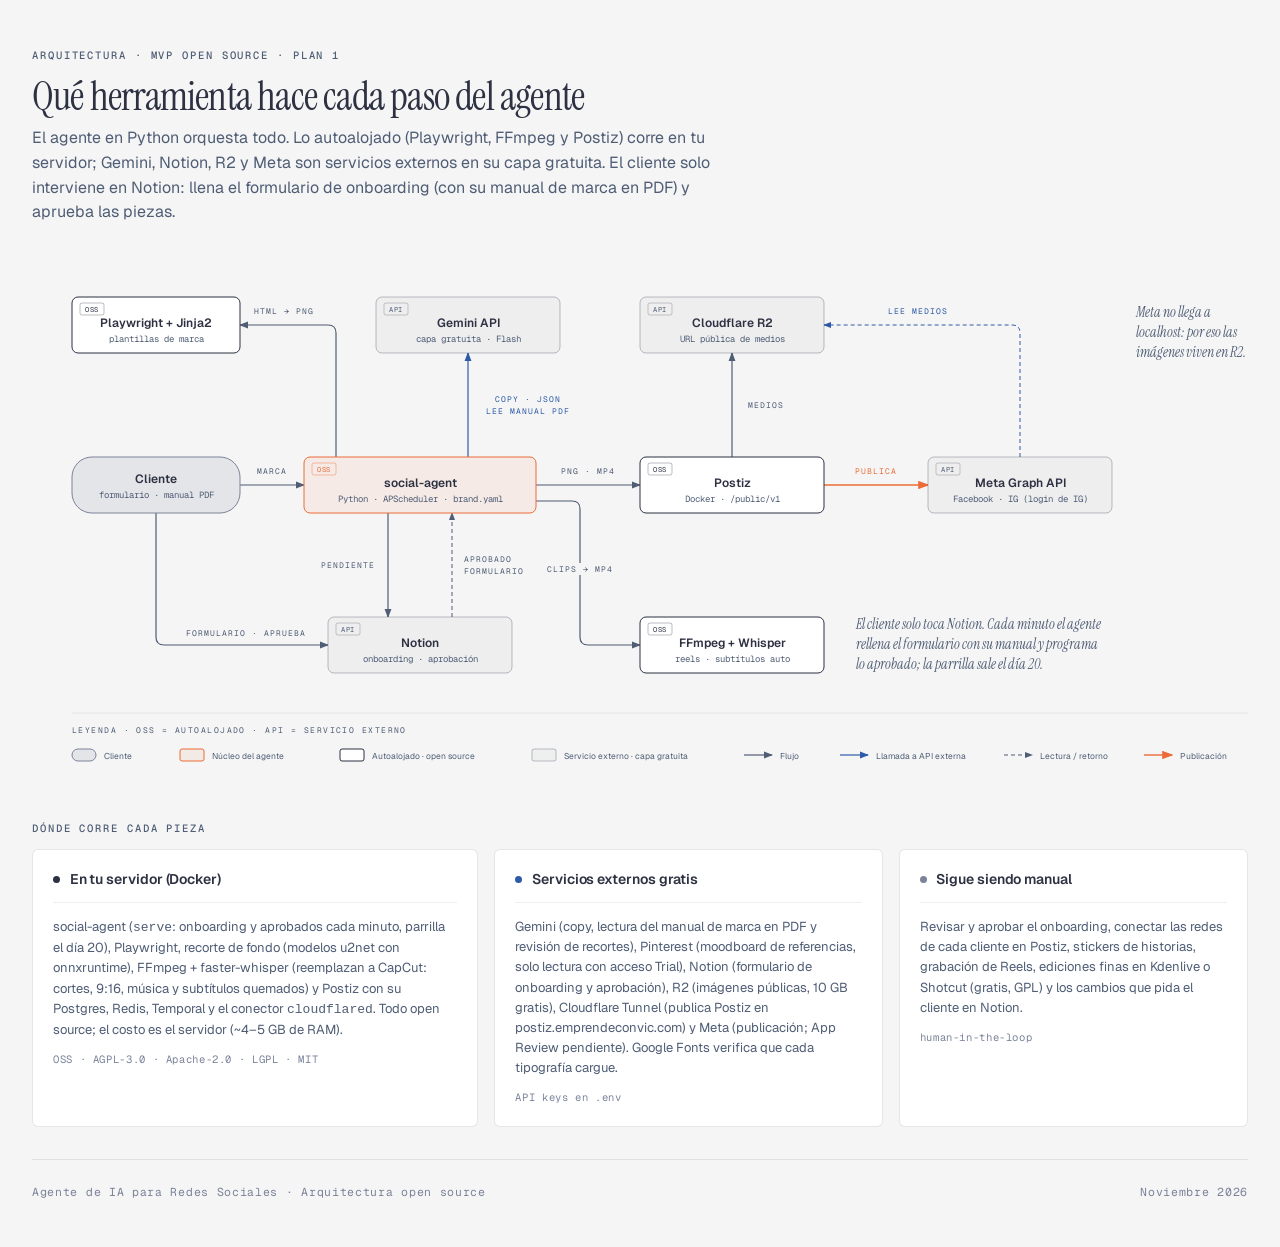
<file: arquitectura-agente-open-source.html>
<!DOCTYPE html>
<html lang="es">
<head>
  <meta charset="UTF-8">
  <meta name="viewport" content="width=device-width, initial-scale=1.0">
  <title>Arquitectura del Agente de Redes</title>
  <link href="https://fonts.googleapis.com/css2?family=Instrument+Serif:ital@0;1&family=Geist:wght@400;500;600&family=Geist+Mono:wght@400;500;600&family=Noto+Serif:ital@0;1&display=swap" rel="stylesheet">
  <style>
    *, *::before, *::after { box-sizing: border-box; margin: 0; padding: 0; }

    :root {
      --color-paper:       #f5f5f5;
      --color-paper-2:     #ececec;
      --color-ink:         #2d3142;
      --color-muted:       #4f5d75;
      --color-soft:        #7a8399;
      --color-rule:        rgba(45,49,66,0.12);
      --color-rule-solid:  rgba(79,93,117,0.25);
      --color-accent:      #eb6c36;
      --color-accent-tint: rgba(235,108,54,0.08);
      --color-link:        #2e5aa8;
      --font-sans:   'Geist', system-ui, sans-serif;
      --font-serif:  'Instrument Serif', 'Noto Serif', 'Times New Roman', serif;
      --font-mono:   'Geist Mono', ui-monospace, Menlo, monospace;
    }

    body {
      font-family: var(--font-sans);
      background: var(--color-paper);
      min-height: 100vh;
      padding: 3rem 2rem;
      color: var(--color-ink);
    }
    @media (max-width: 640px) { body { padding: 2rem 1rem; } }

    .container { max-width: 1280px; margin: 0 auto; }

    .header { margin-bottom: 2rem; }
    .header-eyebrow {
      font-family: var(--font-mono);
      font-size: 0.66rem;
      font-weight: 500;
      letter-spacing: 0.18em;
      text-transform: uppercase;
      color: var(--color-muted);
      margin-bottom: 0.75rem;
    }
    h1 {
      font-family: var(--font-serif);
      font-size: clamp(1.75rem, 3vw + 1rem, 2.5rem);
      font-weight: 400;
      letter-spacing: -0.02em;
      line-height: 1.1;
      margin-bottom: 0.5rem;
    }
    .subtitle {
      font-size: 1rem;
      line-height: 1.55;
      color: var(--color-muted);
      max-width: 62ch;
    }

    .diagram-container { overflow-x: auto; }
    svg { width: 100%; min-width: 1280px; display: block; }
    @media print {
      .diagram-container { overflow-x: visible; }
      svg { min-width: 0; }
    }

    .section-label {
      font-family: var(--font-mono);
      font-size: 0.66rem;
      font-weight: 500;
      letter-spacing: 0.18em;
      text-transform: uppercase;
      color: var(--color-muted);
      margin: 2rem 0 0.875rem;
    }

    .cards {
      display: grid;
      grid-template-columns: 1.15fr 1fr 0.9fr;
      gap: 1rem;
    }
    @media (max-width: 960px) { .cards { grid-template-columns: 1fr; } }

    .card {
      background: #ffffff;
      border-radius: 6px;
      border: 1px solid var(--color-rule);
      padding: 1.25rem;
    }
    .card-header {
      display: flex;
      align-items: center;
      gap: 0.6rem;
      margin-bottom: 0.875rem;
      padding-bottom: 0.875rem;
      border-bottom: 1px solid rgba(45,49,66,0.08);
    }
    .card-dot { width: 7px; height: 7px; border-radius: 50%; flex-shrink: 0; }
    .card-dot.ink   { background: var(--color-ink); }
    .card-dot.link  { background: var(--color-link); }
    .card-dot.soft  { background: var(--color-soft); }
    .card h3 { font-size: 0.875rem; font-weight: 600; letter-spacing: -0.005em; }
    .card p {
      color: var(--color-muted);
      font-size: 0.8125rem;
      line-height: 1.55;
    }
    .card .tag {
      display: inline-block;
      margin-top: 0.75rem;
      font-family: var(--font-mono);
      font-size: 0.66rem;
      letter-spacing: 0.06em;
      color: var(--color-soft);
    }

    .footer {
      margin-top: 2rem;
      padding-top: 1.5rem;
      border-top: 1px solid rgba(45,49,66,0.10);
      font-family: var(--font-mono);
      font-size: 0.72rem;
      letter-spacing: 0.06em;
      color: var(--color-soft);
      display: flex;
      justify-content: space-between;
      flex-wrap: wrap;
      gap: 0.5rem;
    }
  </style>
</head>
<body>
  <div class="container">

    <div class="header">
      <p class="header-eyebrow">Arquitectura · MVP open source · Plan 1</p>
      <h1>Qué herramienta hace cada paso del agente</h1>
      <p class="subtitle">El agente en Python orquesta todo. Lo autoalojado (Playwright, FFmpeg y Postiz) corre en tu servidor; Gemini, Notion, R2 y Meta son servicios externos en su capa gratuita. El cliente solo interviene en Notion: llena el formulario de onboarding (con su manual de marca en PDF) y aprueba las piezas.</p>
    </div>

    <div class="diagram-container">
      <svg viewBox="0 0 1280 532" xmlns="http://www.w3.org/2000/svg" role="img" aria-labelledby="arquitectura-oss-title arquitectura-oss-desc">
        <title id="arquitectura-oss-title">Arquitectura open source del agente de redes</title>
        <desc id="arquitectura-oss-desc">El cliente llena el formulario de onboarding en Notion y sube su manual de marca en PDF; en menos de un minuto el agente se lo pasa a Gemini, que rellena los campos vacíos, y al aprobarse la fila genera el perfil de marca. Con esa marca el agente pide el copy a Gemini, renderiza las piezas con Playwright, edita los reels y sus subtítulos con FFmpeg y Whisper, las sube a Postiz que guarda los medios en Cloudflare R2, las envía a Notion para aprobación y, una vez aprobadas, Postiz las publica en Instagram y Facebook mediante la API de Meta, que descarga las imágenes desde R2.</desc>
        <defs>
          <marker id="arrow" markerWidth="8" markerHeight="6" refX="7" refY="3" orient="auto"><polygon points="0 0, 8 3, 0 6" fill="#4f5d75"/></marker>
          <marker id="arrow-accent" markerWidth="8" markerHeight="6" refX="7" refY="3" orient="auto"><polygon points="0 0, 8 3, 0 6" fill="#eb6c36"/></marker>
          <marker id="arrow-link" markerWidth="8" markerHeight="6" refX="7" refY="3" orient="auto"><polygon points="0 0, 8 3, 0 6" fill="#2e5aa8"/></marker>
        </defs>

        <rect width="100%" height="100%" fill="#f5f5f5"/>

        <g transform="translate(0,-80)">

          <!-- =========================================================
               FLECHAS (antes que los nodos)
               ========================================================= -->

          <!-- Cliente → agente -->
          <line x1="208" y1="308" x2="272" y2="308" stroke="#4f5d75" stroke-width="1.2" marker-end="url(#arrow)"/>
          <!-- Agente → Playwright -->
          <path d="M 304 280 L 304 156 Q 304 148 296 148 L 208 148" fill="none" stroke="#4f5d75" stroke-width="1.2" marker-end="url(#arrow)"/>
          <!-- Agente → Gemini (API externa) -->
          <line x1="436" y1="280" x2="436" y2="176" stroke="#2e5aa8" stroke-width="1.2" marker-end="url(#arrow-link)"/>
          <!-- Agente → Postiz -->
          <line x1="504" y1="308" x2="608" y2="308" stroke="#4f5d75" stroke-width="1.2" marker-end="url(#arrow)"/>
          <!-- Agente → FFmpeg (edición de video) -->
          <path d="M 504 324 L 540 324 Q 548 324 548 332 L 548 460 Q 548 468 556 468 L 608 468" fill="none" stroke="#4f5d75" stroke-width="1.2" marker-end="url(#arrow)"/>
          <!-- Postiz → R2 -->
          <line x1="700" y1="280" x2="700" y2="176" stroke="#4f5d75" stroke-width="1.2" marker-end="url(#arrow)"/>
          <!-- Postiz → Meta (ruta principal) -->
          <line x1="792" y1="308" x2="896" y2="308" stroke="#eb6c36" stroke-width="1.4" marker-end="url(#arrow-accent)"/>
          <!-- Meta lee la imagen pública en R2 -->
          <path d="M 988 280 L 988 156 Q 988 148 980 148 L 792 148" fill="none" stroke="#2e5aa8" stroke-width="1" stroke-dasharray="4,3" marker-end="url(#arrow-link)"/>
          <!-- Agente → Notion (pendiente) -->
          <line x1="356" y1="336" x2="356" y2="440" stroke="#4f5d75" stroke-width="1.2" marker-end="url(#arrow)"/>
          <!-- Notion → agente (aprobado, revisión cada minuto) -->
          <line x1="420" y1="440" x2="420" y2="336" stroke="#4f5d75" stroke-width="1" stroke-dasharray="4,3" marker-end="url(#arrow)"/>
          <!-- Cliente → Notion -->
          <path d="M 124 336 L 124 460 Q 124 468 132 468 L 296 468" fill="none" stroke="#4f5d75" stroke-width="1.2" marker-end="url(#arrow)"/>

          <!-- Etiquetas de flechas (con máscara) -->
          <rect x="220" y="288" width="40" height="12" rx="2" fill="#f5f5f5"/>
          <text x="240" y="297" fill="#4f5d75" font-size="8" font-family="'Geist Mono', monospace" text-anchor="middle" letter-spacing="0.12em">MARCA</text>

          <rect x="218" y="128" width="68" height="12" rx="2" fill="#f5f5f5"/>
          <text x="252" y="137" fill="#4f5d75" font-size="8" font-family="'Geist Mono', monospace" text-anchor="middle" letter-spacing="0.12em">HTML → PNG</text>

          <rect x="446" y="216" width="100" height="24" rx="2" fill="#f5f5f5"/>
          <text x="496" y="225" fill="#2e5aa8" font-size="8" font-family="'Geist Mono', monospace" text-anchor="middle" letter-spacing="0.12em">COPY · JSON</text>
          <text x="496" y="237" fill="#2e5aa8" font-size="8" font-family="'Geist Mono', monospace" text-anchor="middle" letter-spacing="0.12em">LEE MANUAL PDF</text>

          <rect x="522" y="288" width="68" height="12" rx="2" fill="#f5f5f5"/>
          <text x="556" y="297" fill="#4f5d75" font-size="8" font-family="'Geist Mono', monospace" text-anchor="middle" letter-spacing="0.12em">PNG · MP4</text>

          <rect x="514" y="386" width="68" height="12" rx="2" fill="#f5f5f5"/>
          <text x="548" y="395" fill="#4f5d75" font-size="8" font-family="'Geist Mono', monospace" text-anchor="middle" letter-spacing="0.12em">CLIPS → MP4</text>

          <rect x="710" y="222" width="48" height="12" rx="2" fill="#f5f5f5"/>
          <text x="734" y="231" fill="#4f5d75" font-size="8" font-family="'Geist Mono', monospace" text-anchor="middle" letter-spacing="0.12em">MEDIOS</text>

          <rect x="818" y="288" width="52" height="12" rx="2" fill="#f5f5f5"/>
          <text x="844" y="297" fill="#eb6c36" font-size="8" font-family="'Geist Mono', monospace" text-anchor="middle" letter-spacing="0.12em">PUBLICA</text>

          <rect x="852" y="128" width="68" height="12" rx="2" fill="#f5f5f5"/>
          <text x="886" y="137" fill="#2e5aa8" font-size="8" font-family="'Geist Mono', monospace" text-anchor="middle" letter-spacing="0.12em">LEE MEDIOS</text>

          <rect x="284" y="382" width="64" height="12" rx="2" fill="#f5f5f5"/>
          <text x="316" y="391" fill="#4f5d75" font-size="8" font-family="'Geist Mono', monospace" text-anchor="middle" letter-spacing="0.12em">PENDIENTE</text>

          <rect x="428" y="376" width="72" height="24" rx="2" fill="#f5f5f5"/>
          <text x="432" y="385" fill="#4f5d75" font-size="8" font-family="'Geist Mono', monospace" letter-spacing="0.12em">APROBADO</text>
          <text x="432" y="397" fill="#4f5d75" font-size="8" font-family="'Geist Mono', monospace" letter-spacing="0.12em">FORMULARIO</text>

          <rect x="150" y="450" width="128" height="12" rx="2" fill="#f5f5f5"/>
          <text x="214" y="459" fill="#4f5d75" font-size="8" font-family="'Geist Mono', monospace" text-anchor="middle" letter-spacing="0.12em">FORMULARIO · APRUEBA</text>

          <!-- =========================================================
               NODOS
               ========================================================= -->

          <!-- Playwright (autoalojado) -->
          <rect x="40" y="120" width="168" height="56" rx="6" fill="#f5f5f5"/>
          <rect x="40" y="120" width="168" height="56" rx="6" fill="#ffffff" stroke="#2d3142" stroke-width="1"/>
          <rect x="48" y="126" width="24" height="12" rx="2" fill="transparent" stroke="rgba(45,49,66,0.40)" stroke-width="0.8"/>
          <text x="60" y="135" fill="#2d3142" font-size="7" font-family="'Geist Mono', monospace" text-anchor="middle" letter-spacing="0.08em">OSS</text>
          <text x="124" y="150" fill="#2d3142" font-size="12" font-weight="600" font-family="'Geist', sans-serif" text-anchor="middle">Playwright + Jinja2</text>
          <text x="124" y="165" fill="#4f5d75" font-size="9" font-family="'Geist Mono', monospace" text-anchor="middle">plantillas de marca</text>

          <!-- Gemini (externo) -->
          <rect x="344" y="120" width="184" height="56" rx="6" fill="#f5f5f5"/>
          <rect x="344" y="120" width="184" height="56" rx="6" fill="rgba(45,49,66,0.03)" stroke="rgba(45,49,66,0.30)" stroke-width="1"/>
          <rect x="352" y="126" width="24" height="12" rx="2" fill="transparent" stroke="rgba(45,49,66,0.30)" stroke-width="0.8"/>
          <text x="364" y="135" fill="#4f5d75" font-size="7" font-family="'Geist Mono', monospace" text-anchor="middle" letter-spacing="0.08em">API</text>
          <text x="436" y="150" fill="#2d3142" font-size="12" font-weight="600" font-family="'Geist', sans-serif" text-anchor="middle">Gemini API</text>
          <text x="436" y="165" fill="#4f5d75" font-size="9" font-family="'Geist Mono', monospace" text-anchor="middle">capa gratuita · Flash</text>

          <!-- Cloudflare R2 (externo) -->
          <rect x="608" y="120" width="184" height="56" rx="6" fill="#f5f5f5"/>
          <rect x="608" y="120" width="184" height="56" rx="6" fill="rgba(45,49,66,0.03)" stroke="rgba(45,49,66,0.30)" stroke-width="1"/>
          <rect x="616" y="126" width="24" height="12" rx="2" fill="transparent" stroke="rgba(45,49,66,0.30)" stroke-width="0.8"/>
          <text x="628" y="135" fill="#4f5d75" font-size="7" font-family="'Geist Mono', monospace" text-anchor="middle" letter-spacing="0.08em">API</text>
          <text x="700" y="150" fill="#2d3142" font-size="12" font-weight="600" font-family="'Geist', sans-serif" text-anchor="middle">Cloudflare R2</text>
          <text x="700" y="165" fill="#4f5d75" font-size="9" font-family="'Geist Mono', monospace" text-anchor="middle">URL pública de medios</text>

          <!-- Cliente (entrada) -->
          <rect x="40" y="280" width="168" height="56" rx="20" fill="#f5f5f5"/>
          <rect x="40" y="280" width="168" height="56" rx="20" fill="rgba(79,93,117,0.10)" stroke="#7a8399" stroke-width="1"/>
          <text x="124" y="306" fill="#2d3142" font-size="12" font-weight="600" font-family="'Geist', sans-serif" text-anchor="middle">Cliente</text>
          <text x="124" y="321" fill="#4f5d75" font-size="9" font-family="'Geist Mono', monospace" text-anchor="middle">formulario · manual PDF</text>

          <!-- social-agent (focal) -->
          <rect x="272" y="280" width="232" height="56" rx="6" fill="#f5f5f5"/>
          <rect x="272" y="280" width="232" height="56" rx="6" fill="rgba(235,108,54,0.08)" stroke="#eb6c36" stroke-width="1"/>
          <rect x="280" y="286" width="24" height="12" rx="2" fill="transparent" stroke="rgba(235,108,54,0.50)" stroke-width="0.8"/>
          <text x="292" y="295" fill="#eb6c36" font-size="7" font-family="'Geist Mono', monospace" text-anchor="middle" letter-spacing="0.08em">OSS</text>
          <text x="388" y="310" fill="#2d3142" font-size="12" font-weight="600" font-family="'Geist', sans-serif" text-anchor="middle">social-agent</text>
          <text x="388" y="325" fill="#4f5d75" font-size="9" font-family="'Geist Mono', monospace" text-anchor="middle">Python · APScheduler · brand.yaml</text>

          <!-- Postiz (autoalojado) -->
          <rect x="608" y="280" width="184" height="56" rx="6" fill="#f5f5f5"/>
          <rect x="608" y="280" width="184" height="56" rx="6" fill="#ffffff" stroke="#2d3142" stroke-width="1"/>
          <rect x="616" y="286" width="24" height="12" rx="2" fill="transparent" stroke="rgba(45,49,66,0.40)" stroke-width="0.8"/>
          <text x="628" y="295" fill="#2d3142" font-size="7" font-family="'Geist Mono', monospace" text-anchor="middle" letter-spacing="0.08em">OSS</text>
          <text x="700" y="310" fill="#2d3142" font-size="12" font-weight="600" font-family="'Geist', sans-serif" text-anchor="middle">Postiz</text>
          <text x="700" y="325" fill="#4f5d75" font-size="9" font-family="'Geist Mono', monospace" text-anchor="middle">Docker · /public/v1</text>

          <!-- Meta Graph API (externo) -->
          <rect x="896" y="280" width="184" height="56" rx="6" fill="#f5f5f5"/>
          <rect x="896" y="280" width="184" height="56" rx="6" fill="rgba(45,49,66,0.03)" stroke="rgba(45,49,66,0.30)" stroke-width="1"/>
          <rect x="904" y="286" width="24" height="12" rx="2" fill="transparent" stroke="rgba(45,49,66,0.30)" stroke-width="0.8"/>
          <text x="916" y="295" fill="#4f5d75" font-size="7" font-family="'Geist Mono', monospace" text-anchor="middle" letter-spacing="0.08em">API</text>
          <text x="988" y="310" fill="#2d3142" font-size="12" font-weight="600" font-family="'Geist', sans-serif" text-anchor="middle">Meta Graph API</text>
          <text x="988" y="325" fill="#4f5d75" font-size="9" font-family="'Geist Mono', monospace" text-anchor="middle">Facebook · IG (login de IG)</text>

          <!-- Notion (externo) -->
          <rect x="296" y="440" width="184" height="56" rx="6" fill="#f5f5f5"/>
          <rect x="296" y="440" width="184" height="56" rx="6" fill="rgba(45,49,66,0.03)" stroke="rgba(45,49,66,0.30)" stroke-width="1"/>
          <rect x="304" y="446" width="24" height="12" rx="2" fill="transparent" stroke="rgba(45,49,66,0.30)" stroke-width="0.8"/>
          <text x="316" y="455" fill="#4f5d75" font-size="7" font-family="'Geist Mono', monospace" text-anchor="middle" letter-spacing="0.08em">API</text>
          <text x="388" y="470" fill="#2d3142" font-size="12" font-weight="600" font-family="'Geist', sans-serif" text-anchor="middle">Notion</text>
          <text x="388" y="485" fill="#4f5d75" font-size="9" font-family="'Geist Mono', monospace" text-anchor="middle">onboarding · aprobación</text>

          <!-- FFmpeg + Whisper (autoalojado) -->
          <rect x="608" y="440" width="184" height="56" rx="6" fill="#f5f5f5"/>
          <rect x="608" y="440" width="184" height="56" rx="6" fill="#ffffff" stroke="#2d3142" stroke-width="1"/>
          <rect x="616" y="446" width="24" height="12" rx="2" fill="transparent" stroke="rgba(45,49,66,0.40)" stroke-width="0.8"/>
          <text x="628" y="455" fill="#2d3142" font-size="7" font-family="'Geist Mono', monospace" text-anchor="middle" letter-spacing="0.08em">OSS</text>
          <text x="700" y="470" fill="#2d3142" font-size="12" font-weight="600" font-family="'Geist', sans-serif" text-anchor="middle">FFmpeg + Whisper</text>
          <text x="700" y="485" fill="#4f5d75" font-size="9" font-family="'Geist Mono', monospace" text-anchor="middle">reels · subtítulos auto</text>

          <!-- Notas editoriales -->
          <text x="1104" y="140" fill="#4f5d75" font-size="14" font-style="italic" font-family="'Instrument Serif', 'Noto Serif', serif">Meta no llega a</text>
          <text x="1104" y="160" fill="#4f5d75" font-size="14" font-style="italic" font-family="'Instrument Serif', 'Noto Serif', serif">localhost: por eso las</text>
          <text x="1104" y="180" fill="#4f5d75" font-size="14" font-style="italic" font-family="'Instrument Serif', 'Noto Serif', serif">imágenes viven en R2.</text>

          <text x="824" y="452" fill="#4f5d75" font-size="14" font-style="italic" font-family="'Instrument Serif', 'Noto Serif', serif">El cliente solo toca Notion. Cada minuto el agente</text>
          <text x="824" y="472" fill="#4f5d75" font-size="14" font-style="italic" font-family="'Instrument Serif', 'Noto Serif', serif">rellena el formulario con su manual y programa</text>
          <text x="824" y="492" fill="#4f5d75" font-size="14" font-style="italic" font-family="'Instrument Serif', 'Noto Serif', serif">lo aprobado; la parrilla sale el día 20.</text>
        </g>

        <!-- ── Leyenda ─────────────────────────────────────────────── -->
        <line x1="40" y1="456" x2="1240" y2="456" stroke="rgba(45,49,66,0.10)" stroke-width="0.8"/>
        <text x="40" y="476" fill="#4f5d75" font-size="8" font-family="'Geist Mono', monospace" letter-spacing="0.18em">LEYENDA · OSS = AUTOALOJADO · API = SERVICIO EXTERNO</text>

        <rect x="40" y="492" width="24" height="12" rx="6" fill="rgba(79,93,117,0.10)" stroke="#7a8399" stroke-width="1"/>
        <text x="72" y="502" fill="#4f5d75" font-size="8.5" font-family="'Geist', sans-serif">Cliente</text>

        <rect x="148" y="492" width="24" height="12" rx="2" fill="rgba(235,108,54,0.08)" stroke="#eb6c36" stroke-width="1"/>
        <text x="180" y="502" fill="#4f5d75" font-size="8.5" font-family="'Geist', sans-serif">Núcleo del agente</text>

        <rect x="308" y="492" width="24" height="12" rx="2" fill="#ffffff" stroke="#2d3142" stroke-width="1"/>
        <text x="340" y="502" fill="#4f5d75" font-size="8.5" font-family="'Geist', sans-serif">Autoalojado · open source</text>

        <rect x="500" y="492" width="24" height="12" rx="2" fill="rgba(45,49,66,0.03)" stroke="rgba(45,49,66,0.30)" stroke-width="1"/>
        <text x="532" y="502" fill="#4f5d75" font-size="8.5" font-family="'Geist', sans-serif">Servicio externo · capa gratuita</text>

        <line x1="712" y1="498" x2="740" y2="498" stroke="#4f5d75" stroke-width="1.2" marker-end="url(#arrow)"/>
        <text x="748" y="502" fill="#4f5d75" font-size="8.5" font-family="'Geist', sans-serif">Flujo</text>

        <line x1="808" y1="498" x2="836" y2="498" stroke="#2e5aa8" stroke-width="1.2" marker-end="url(#arrow-link)"/>
        <text x="844" y="502" fill="#4f5d75" font-size="8.5" font-family="'Geist', sans-serif">Llamada a API externa</text>

        <line x1="972" y1="498" x2="1000" y2="498" stroke="#4f5d75" stroke-width="1" stroke-dasharray="4,3" marker-end="url(#arrow)"/>
        <text x="1008" y="502" fill="#4f5d75" font-size="8.5" font-family="'Geist', sans-serif">Lectura / retorno</text>

        <line x1="1112" y1="498" x2="1140" y2="498" stroke="#eb6c36" stroke-width="1.4" marker-end="url(#arrow-accent)"/>
        <text x="1148" y="502" fill="#4f5d75" font-size="8.5" font-family="'Geist', sans-serif">Publicación</text>
      </svg>
    </div>

    <p class="section-label">Dónde corre cada pieza</p>
    <div class="cards">
      <div class="card">
        <div class="card-header"><span class="card-dot ink"></span><h3>En tu servidor (Docker)</h3></div>
        <p>social-agent (<code>serve</code>: onboarding y aprobados cada minuto, parrilla el día 20), Playwright, recorte de fondo (modelos u2net con onnxruntime), FFmpeg + faster-whisper (reemplazan a CapCut: cortes, 9:16, música y subtítulos quemados) y Postiz con su Postgres, Redis, Temporal y el conector <code>cloudflared</code>. Todo open source; el costo es el servidor (~4–5 GB de RAM).</p>
        <span class="tag">OSS · AGPL-3.0 · Apache-2.0 · LGPL · MIT</span>
      </div>
      <div class="card">
        <div class="card-header"><span class="card-dot link"></span><h3>Servicios externos gratis</h3></div>
        <p>Gemini (copy, lectura del manual de marca en PDF y revisión de recortes), Pinterest (moodboard de referencias, solo lectura con acceso Trial), Notion (formulario de onboarding y aprobación), R2 (imágenes públicas, 10 GB gratis), Cloudflare Tunnel (publica Postiz en postiz.emprendeconvic.com) y Meta (publicación; App Review pendiente). Google Fonts verifica que cada tipografía cargue.</p>
        <span class="tag">API keys en .env</span>
      </div>
      <div class="card">
        <div class="card-header"><span class="card-dot soft"></span><h3>Sigue siendo manual</h3></div>
        <p>Revisar y aprobar el onboarding, conectar las redes de cada cliente en Postiz, stickers de historias, grabación de Reels, ediciones finas en Kdenlive o Shotcut (gratis, GPL) y los cambios que pida el cliente en Notion.</p>
        <span class="tag">human-in-the-loop</span>
      </div>
    </div>

    <div class="footer">
      <span>Agente de IA para Redes Sociales · Arquitectura open source</span>
      <span>Noviembre 2026</span>
    </div>

  </div>
</body>
</html>
</file>
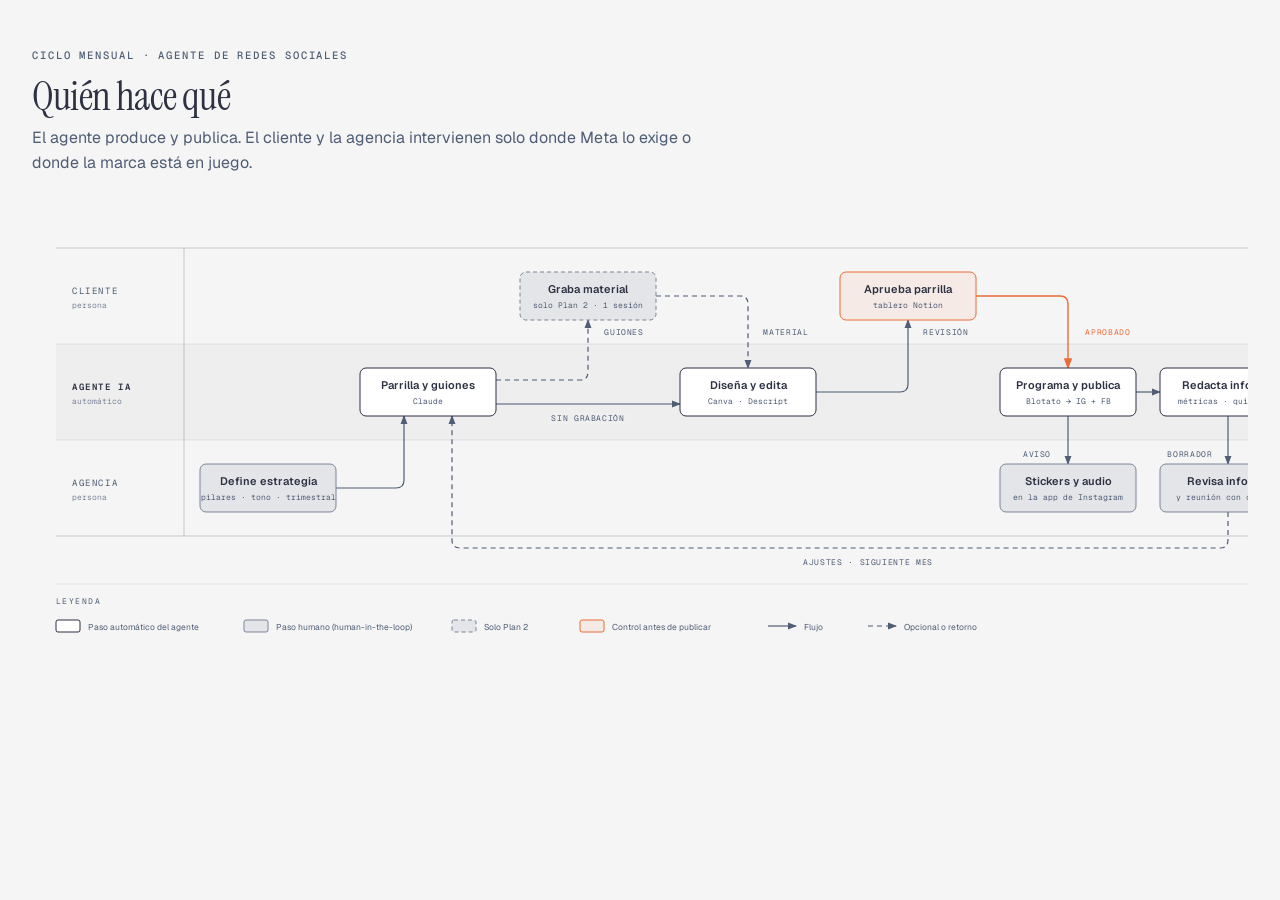
<file: diagrama-quien-hace-que.html>
<!DOCTYPE html>
<html lang="es">
<head>
  <meta charset="UTF-8">
  <meta name="viewport" content="width=device-width, initial-scale=1.0">
  <title>Quién hace qué en el ciclo mensual</title>
  <link href="https://fonts.googleapis.com/css2?family=Instrument+Serif:ital@0;1&family=Geist:wght@400;500;600&family=Geist+Mono:wght@400;500;600&family=Noto+Serif:ital@0;1&display=swap" rel="stylesheet">
  <style>
    *, *::before, *::after { box-sizing: border-box; margin: 0; padding: 0; }
    body { font-family: 'Geist', system-ui, sans-serif; background: #f5f5f5; color: #2d3142; padding: 3rem 2rem; }
    @media (max-width: 640px) { body { padding: 2rem 1rem; } }
    .container { max-width: 1296px; margin: 0 auto; }
    .header { margin-bottom: 2rem; }
    .header-eyebrow { font-family: 'Geist Mono', monospace; font-size: 0.66rem; font-weight: 500; letter-spacing: 0.18em; text-transform: uppercase; color: #4f5d75; margin-bottom: 0.75rem; }
    h1 { font-family: 'Instrument Serif', 'Noto Serif', serif; font-size: clamp(1.75rem, 3vw + 1rem, 2.5rem); font-weight: 400; letter-spacing: -0.02em; line-height: 1.1; margin-bottom: 0.5rem; }
    .subtitle { font-size: 1rem; line-height: 1.55; color: #4f5d75; max-width: 62ch; }
    .diagram-container { overflow-x: auto; }
    svg { width: 100%; min-width: 1296px; display: block; }
    @media print { .diagram-container { overflow-x: visible; } svg { min-width: 0; } }
  </style>
</head>
<body>
  <div class="container">
    <div class="header">
      <p class="header-eyebrow">Ciclo mensual · Agente de redes sociales</p>
      <h1>Quién hace qué</h1>
      <p class="subtitle">El agente produce y publica. El cliente y la agencia intervienen solo donde Meta lo exige o donde la marca está en juego.</p>
    </div>

    <div class="diagram-container">
      <svg viewBox="0 0 1296 440" xmlns="http://www.w3.org/2000/svg" role="img" aria-labelledby="quien-hace-que-title quien-hace-que-desc">
        <title id="quien-hace-que-title">Quién hace qué en el ciclo mensual del agente</title>
        <desc id="quien-hace-que-desc">La agencia define la estrategia, el agente crea la parrilla, diseña, publica y redacta el informe, el cliente graba material y aprueba, y la agencia añade stickers y revisa el informe antes de volver a ajustar la parrilla.</desc>
        <defs>
          <marker id="qh-arrow" markerWidth="8" markerHeight="6" refX="7" refY="3" orient="auto"><polygon points="0 0, 8 3, 0 6" fill="#4f5d75"/></marker>
          <marker id="qh-arrow-accent" markerWidth="8" markerHeight="6" refX="7" refY="3" orient="auto"><polygon points="0 0, 8 3, 0 6" fill="#eb6c36"/></marker>
        </defs>

        <rect width="100%" height="100%" fill="#f5f5f5"/>

        <!-- Carriles -->
        <rect x="24" y="136" width="1256" height="96" fill="rgba(45,49,66,0.03)"/>
        <line x1="24" y1="40" x2="1280" y2="40" stroke="rgba(45,49,66,0.22)" stroke-width="1"/>
        <line x1="24" y1="136" x2="1280" y2="136" stroke="rgba(45,49,66,0.10)" stroke-width="1"/>
        <line x1="24" y1="232" x2="1280" y2="232" stroke="rgba(45,49,66,0.10)" stroke-width="1"/>
        <line x1="24" y1="328" x2="1280" y2="328" stroke="rgba(45,49,66,0.22)" stroke-width="1"/>
        <line x1="152" y1="40" x2="152" y2="328" stroke="rgba(45,49,66,0.22)" stroke-width="1"/>

        <text x="40" y="86" fill="#4f5d75" font-size="9" font-family="'Geist Mono', monospace" letter-spacing="0.18em">CLIENTE</text>
        <text x="40" y="100" fill="#7a8399" font-size="8" font-family="'Geist Mono', monospace">persona</text>
        <text x="40" y="182" fill="#2d3142" font-size="9" font-weight="600" font-family="'Geist Mono', monospace" letter-spacing="0.18em">AGENTE IA</text>
        <text x="40" y="196" fill="#7a8399" font-size="8" font-family="'Geist Mono', monospace">automático</text>
        <text x="40" y="278" fill="#4f5d75" font-size="9" font-family="'Geist Mono', monospace" letter-spacing="0.18em">AGENCIA</text>
        <text x="40" y="292" fill="#7a8399" font-size="8" font-family="'Geist Mono', monospace">persona</text>

        <!-- ===== Flechas (antes que los nodos) ===== -->
        <!-- A1 Estrategia → Parrilla -->
        <path d="M 304 280 H 364 Q 372 280 372 272 V 208" fill="none" stroke="#4f5d75" stroke-width="1.2" marker-end="url(#qh-arrow)"/>
        <!-- A2 Parrilla → Graba (solo Plan 2) -->
        <path d="M 464 172 H 548 Q 556 172 556 164 V 112" fill="none" stroke="#4f5d75" stroke-width="1.2" stroke-dasharray="5,4" marker-end="url(#qh-arrow)"/>
        <!-- A3 Graba → Diseña y edita -->
        <path d="M 624 88 H 708 Q 716 88 716 96 V 160" fill="none" stroke="#4f5d75" stroke-width="1.2" stroke-dasharray="5,4" marker-end="url(#qh-arrow)"/>
        <!-- A4 Parrilla → Diseña (Plan 1, sin grabación) -->
        <line x1="464" y1="196" x2="648" y2="196" stroke="#4f5d75" stroke-width="1.2" marker-end="url(#qh-arrow)"/>
        <!-- A5 Diseña → Aprueba -->
        <path d="M 784 184 H 868 Q 876 184 876 176 V 112" fill="none" stroke="#4f5d75" stroke-width="1.2" marker-end="url(#qh-arrow)"/>
        <!-- A6 Aprueba → Publica (handoff clave) -->
        <path d="M 944 88 H 1028 Q 1036 88 1036 96 V 160" fill="none" stroke="#eb6c36" stroke-width="1.4" marker-end="url(#qh-arrow-accent)"/>
        <!-- A7 Publica → Informe -->
        <line x1="1104" y1="184" x2="1128" y2="184" stroke="#4f5d75" stroke-width="1.2" marker-end="url(#qh-arrow)"/>
        <!-- A8 Publica → Stickers -->
        <line x1="1036" y1="208" x2="1036" y2="256" stroke="#4f5d75" stroke-width="1.2" marker-end="url(#qh-arrow)"/>
        <!-- A9 Informe → Revisa -->
        <line x1="1196" y1="208" x2="1196" y2="256" stroke="#4f5d75" stroke-width="1.2" marker-end="url(#qh-arrow)"/>
        <!-- A10 Revisa → Parrilla (ajustes del ciclo) -->
        <path d="M 1196 304 V 332 Q 1196 340 1188 340 H 428 Q 420 340 420 332 V 208" fill="none" stroke="#4f5d75" stroke-width="1.2" stroke-dasharray="5,4" marker-end="url(#qh-arrow)"/>

        <!-- Etiquetas -->
        <rect x="566" y="118" width="52" height="12" rx="2" fill="#f5f5f5"/>
        <text x="592" y="127" fill="#4f5d75" font-size="8" font-family="'Geist Mono', monospace" text-anchor="middle" letter-spacing="0.08em">GUIONES</text>

        <rect x="726" y="118" width="56" height="12" rx="2" fill="#f5f5f5"/>
        <text x="754" y="127" fill="#4f5d75" font-size="8" font-family="'Geist Mono', monospace" text-anchor="middle" letter-spacing="0.08em">MATERIAL</text>

        <rect x="512" y="204" width="88" height="12" rx="2" fill="#efeff0"/>
        <text x="556" y="213" fill="#4f5d75" font-size="8" font-family="'Geist Mono', monospace" text-anchor="middle" letter-spacing="0.08em">SIN GRABACIÓN</text>

        <rect x="886" y="118" width="56" height="12" rx="2" fill="#f5f5f5"/>
        <text x="914" y="127" fill="#4f5d75" font-size="8" font-family="'Geist Mono', monospace" text-anchor="middle" letter-spacing="0.08em">REVISIÓN</text>

        <rect x="1046" y="118" width="60" height="12" rx="2" fill="#f5f5f5"/>
        <text x="1076" y="127" fill="#eb6c36" font-size="8" font-family="'Geist Mono', monospace" text-anchor="middle" letter-spacing="0.08em">APROBADO</text>

        <rect x="984" y="240" width="42" height="12" rx="2" fill="#f5f5f5"/>
        <text x="1005" y="249" fill="#4f5d75" font-size="8" font-family="'Geist Mono', monospace" text-anchor="middle" letter-spacing="0.08em">AVISO</text>

        <rect x="1130" y="240" width="56" height="12" rx="2" fill="#f5f5f5"/>
        <text x="1158" y="249" fill="#4f5d75" font-size="8" font-family="'Geist Mono', monospace" text-anchor="middle" letter-spacing="0.08em">BORRADOR</text>

        <rect x="772" y="348" width="128" height="12" rx="2" fill="#f5f5f5"/>
        <text x="836" y="357" fill="#4f5d75" font-size="8" font-family="'Geist Mono', monospace" text-anchor="middle" letter-spacing="0.08em">AJUSTES · SIGUIENTE MES</text>

        <!-- ===== Nodos ===== -->
        <!-- Agencia: Define estrategia -->
        <rect x="168" y="256" width="136" height="48" rx="6" fill="#f5f5f5"/>
        <rect x="168" y="256" width="136" height="48" rx="6" fill="rgba(79,93,117,0.10)" stroke="#7a8399" stroke-width="1"/>
        <text x="236" y="277" fill="#2d3142" font-size="11" font-weight="600" font-family="'Geist', sans-serif" text-anchor="middle">Define estrategia</text>
        <text x="236" y="292" fill="#4f5d75" font-size="8" font-family="'Geist Mono', monospace" text-anchor="middle">pilares · tono · trimestral</text>

        <!-- Agente: Parrilla y guiones -->
        <rect x="328" y="160" width="136" height="48" rx="6" fill="#f5f5f5"/>
        <rect x="328" y="160" width="136" height="48" rx="6" fill="#ffffff" stroke="#2d3142" stroke-width="1"/>
        <text x="396" y="181" fill="#2d3142" font-size="11" font-weight="600" font-family="'Geist', sans-serif" text-anchor="middle">Parrilla y guiones</text>
        <text x="396" y="196" fill="#4f5d75" font-size="8" font-family="'Geist Mono', monospace" text-anchor="middle">Claude</text>

        <!-- Cliente: Graba material (solo Plan 2) -->
        <rect x="488" y="64" width="136" height="48" rx="6" fill="#f5f5f5"/>
        <rect x="488" y="64" width="136" height="48" rx="6" fill="rgba(79,93,117,0.10)" stroke="#7a8399" stroke-width="1" stroke-dasharray="4,3"/>
        <text x="556" y="85" fill="#2d3142" font-size="11" font-weight="600" font-family="'Geist', sans-serif" text-anchor="middle">Graba material</text>
        <text x="556" y="100" fill="#4f5d75" font-size="8" font-family="'Geist Mono', monospace" text-anchor="middle">solo Plan 2 · 1 sesión</text>

        <!-- Agente: Diseña y edita -->
        <rect x="648" y="160" width="136" height="48" rx="6" fill="#f5f5f5"/>
        <rect x="648" y="160" width="136" height="48" rx="6" fill="#ffffff" stroke="#2d3142" stroke-width="1"/>
        <text x="716" y="181" fill="#2d3142" font-size="11" font-weight="600" font-family="'Geist', sans-serif" text-anchor="middle">Diseña y edita</text>
        <text x="716" y="196" fill="#4f5d75" font-size="8" font-family="'Geist Mono', monospace" text-anchor="middle">Canva · Descript</text>

        <!-- Cliente: Aprueba parrilla (focal) -->
        <rect x="808" y="64" width="136" height="48" rx="6" fill="#f5f5f5"/>
        <rect x="808" y="64" width="136" height="48" rx="6" fill="rgba(235,108,54,0.08)" stroke="#eb6c36" stroke-width="1"/>
        <text x="876" y="85" fill="#2d3142" font-size="11" font-weight="600" font-family="'Geist', sans-serif" text-anchor="middle">Aprueba parrilla</text>
        <text x="876" y="100" fill="#4f5d75" font-size="8" font-family="'Geist Mono', monospace" text-anchor="middle">tablero Notion</text>

        <!-- Agente: Programa y publica -->
        <rect x="968" y="160" width="136" height="48" rx="6" fill="#f5f5f5"/>
        <rect x="968" y="160" width="136" height="48" rx="6" fill="#ffffff" stroke="#2d3142" stroke-width="1"/>
        <text x="1036" y="181" fill="#2d3142" font-size="11" font-weight="600" font-family="'Geist', sans-serif" text-anchor="middle">Programa y publica</text>
        <text x="1036" y="196" fill="#4f5d75" font-size="8" font-family="'Geist Mono', monospace" text-anchor="middle">Blotato → IG + FB</text>

        <!-- Agente: Redacta informe -->
        <rect x="1128" y="160" width="136" height="48" rx="6" fill="#f5f5f5"/>
        <rect x="1128" y="160" width="136" height="48" rx="6" fill="#ffffff" stroke="#2d3142" stroke-width="1"/>
        <text x="1196" y="181" fill="#2d3142" font-size="11" font-weight="600" font-family="'Geist', sans-serif" text-anchor="middle">Redacta informe</text>
        <text x="1196" y="196" fill="#4f5d75" font-size="8" font-family="'Geist Mono', monospace" text-anchor="middle">métricas · quincenal</text>

        <!-- Agencia: Stickers y audio -->
        <rect x="968" y="256" width="136" height="48" rx="6" fill="#f5f5f5"/>
        <rect x="968" y="256" width="136" height="48" rx="6" fill="rgba(79,93,117,0.10)" stroke="#7a8399" stroke-width="1"/>
        <text x="1036" y="277" fill="#2d3142" font-size="11" font-weight="600" font-family="'Geist', sans-serif" text-anchor="middle">Stickers y audio</text>
        <text x="1036" y="292" fill="#4f5d75" font-size="8" font-family="'Geist Mono', monospace" text-anchor="middle">en la app de Instagram</text>

        <!-- Agencia: Revisa informe -->
        <rect x="1128" y="256" width="136" height="48" rx="6" fill="#f5f5f5"/>
        <rect x="1128" y="256" width="136" height="48" rx="6" fill="rgba(79,93,117,0.10)" stroke="#7a8399" stroke-width="1"/>
        <text x="1196" y="277" fill="#2d3142" font-size="11" font-weight="600" font-family="'Geist', sans-serif" text-anchor="middle">Revisa informe</text>
        <text x="1196" y="292" fill="#4f5d75" font-size="8" font-family="'Geist Mono', monospace" text-anchor="middle">y reunión con cliente</text>

        <!-- Leyenda -->
        <line x1="24" y1="376" x2="1280" y2="376" stroke="rgba(45,49,66,0.10)" stroke-width="0.8"/>
        <text x="24" y="396" fill="#4f5d75" font-size="8" font-family="'Geist Mono', monospace" letter-spacing="0.18em">LEYENDA</text>

        <rect x="24" y="412" width="24" height="12" rx="2" fill="#ffffff" stroke="#2d3142" stroke-width="1"/>
        <text x="56" y="422" fill="#4f5d75" font-size="8.5" font-family="'Geist', sans-serif">Paso automático del agente</text>

        <rect x="212" y="412" width="24" height="12" rx="2" fill="rgba(79,93,117,0.10)" stroke="#7a8399" stroke-width="1"/>
        <text x="244" y="422" fill="#4f5d75" font-size="8.5" font-family="'Geist', sans-serif">Paso humano (human-in-the-loop)</text>

        <rect x="420" y="412" width="24" height="12" rx="2" fill="rgba(79,93,117,0.10)" stroke="#7a8399" stroke-width="1" stroke-dasharray="4,3"/>
        <text x="452" y="422" fill="#4f5d75" font-size="8.5" font-family="'Geist', sans-serif">Solo Plan 2</text>

        <rect x="548" y="412" width="24" height="12" rx="2" fill="rgba(235,108,54,0.08)" stroke="#eb6c36" stroke-width="1"/>
        <text x="580" y="422" fill="#4f5d75" font-size="8.5" font-family="'Geist', sans-serif">Control antes de publicar</text>

        <line x1="736" y1="418" x2="764" y2="418" stroke="#4f5d75" stroke-width="1.2" marker-end="url(#qh-arrow)"/>
        <text x="772" y="422" fill="#4f5d75" font-size="8.5" font-family="'Geist', sans-serif">Flujo</text>

        <line x1="836" y1="418" x2="864" y2="418" stroke="#4f5d75" stroke-width="1.2" stroke-dasharray="5,4" marker-end="url(#qh-arrow)"/>
        <text x="872" y="422" fill="#4f5d75" font-size="8.5" font-family="'Geist', sans-serif">Opcional o retorno</text>
      </svg>
    </div>
  </div>
</body>
</html>
</file>
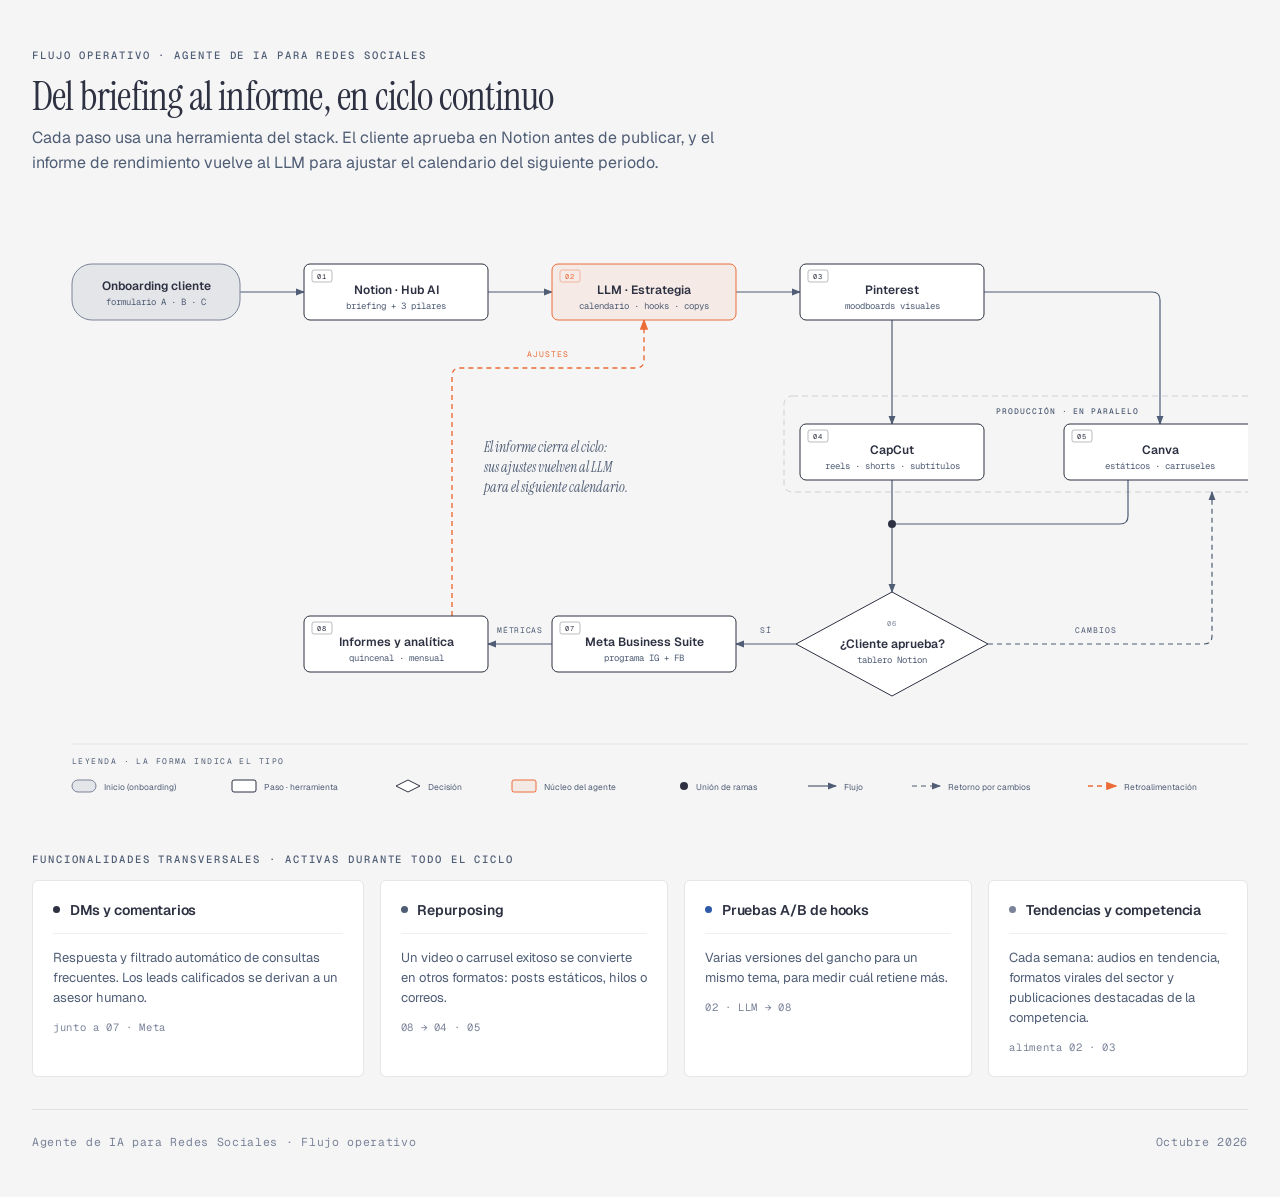
<file: flujo-agente-redes-sociales.html>
<!DOCTYPE html>
<html lang="es">
<head>
  <meta charset="UTF-8">
  <meta name="viewport" content="width=device-width, initial-scale=1.0">
  <title>Flujo del Agente de Redes Sociales</title>
  <link href="https://fonts.googleapis.com/css2?family=Instrument+Serif:ital@0;1&family=Geist:wght@400;500;600&family=Geist+Mono:wght@400;500;600&family=Noto+Serif:ital@0;1&display=swap" rel="stylesheet">
  <style>
    *, *::before, *::after { box-sizing: border-box; margin: 0; padding: 0; }

    :root {
      --color-paper:       #f5f5f5;
      --color-paper-2:     #ececec;
      --color-ink:         #2d3142;
      --color-muted:       #4f5d75;
      --color-soft:        #7a8399;
      --color-rule:        rgba(45,49,66,0.12);
      --color-rule-solid:  rgba(79,93,117,0.25);
      --color-accent:      #eb6c36;
      --color-accent-tint: rgba(235,108,54,0.08);
      --color-link:        #2e5aa8;
      --font-sans:   'Geist', system-ui, sans-serif;
      --font-serif:  'Instrument Serif', 'Noto Serif', 'Times New Roman', serif;
      --font-mono:   'Geist Mono', ui-monospace, Menlo, monospace;
    }

    body {
      font-family: var(--font-sans);
      background: var(--color-paper);
      min-height: 100vh;
      padding: 3rem 2rem;
      color: var(--color-ink);
    }
    @media (max-width: 640px) { body { padding: 2rem 1rem; } }

    .container { max-width: 1280px; margin: 0 auto; }

    .header { margin-bottom: 2rem; }
    .header-eyebrow {
      font-family: var(--font-mono);
      font-size: 0.66rem;
      font-weight: 500;
      letter-spacing: 0.18em;
      text-transform: uppercase;
      color: var(--color-muted);
      margin-bottom: 0.75rem;
    }
    h1 {
      font-family: var(--font-serif);
      font-size: clamp(1.75rem, 3vw + 1rem, 2.5rem);
      font-weight: 400;
      letter-spacing: -0.02em;
      line-height: 1.1;
      margin-bottom: 0.5rem;
    }
    .subtitle {
      font-size: 1rem;
      line-height: 1.55;
      color: var(--color-muted);
      max-width: 62ch;
    }

    .diagram-container { overflow-x: auto; }
    svg { width: 100%; min-width: 1280px; display: block; }
    @media print {
      .diagram-container { overflow-x: visible; }
      svg { min-width: 0; }
    }

    .section-label {
      font-family: var(--font-mono);
      font-size: 0.66rem;
      font-weight: 500;
      letter-spacing: 0.18em;
      text-transform: uppercase;
      color: var(--color-muted);
      margin: 2rem 0 0.875rem;
    }

    .cards {
      display: grid;
      grid-template-columns: 1.15fr 1fr 1fr 0.9fr;
      gap: 1rem;
    }
    @media (max-width: 960px) { .cards { grid-template-columns: 1fr 1fr; } }
    @media (max-width: 600px) { .cards { grid-template-columns: 1fr; } }

    .card {
      background: #ffffff;
      border-radius: 6px;
      border: 1px solid var(--color-rule);
      padding: 1.25rem;
    }
    .card-header {
      display: flex;
      align-items: center;
      gap: 0.6rem;
      margin-bottom: 0.875rem;
      padding-bottom: 0.875rem;
      border-bottom: 1px solid rgba(45,49,66,0.08);
    }
    .card-dot { width: 7px; height: 7px; border-radius: 50%; flex-shrink: 0; }
    .card-dot.ink   { background: var(--color-ink); }
    .card-dot.muted { background: var(--color-muted); }
    .card-dot.link  { background: var(--color-link); }
    .card-dot.soft  { background: var(--color-soft); }
    .card h3 { font-size: 0.875rem; font-weight: 600; letter-spacing: -0.005em; }
    .card p {
      color: var(--color-muted);
      font-size: 0.8125rem;
      line-height: 1.55;
    }
    .card .tag {
      display: inline-block;
      margin-top: 0.75rem;
      font-family: var(--font-mono);
      font-size: 0.66rem;
      letter-spacing: 0.06em;
      color: var(--color-soft);
    }

    .footer {
      margin-top: 2rem;
      padding-top: 1.5rem;
      border-top: 1px solid rgba(45,49,66,0.10);
      font-family: var(--font-mono);
      font-size: 0.72rem;
      letter-spacing: 0.06em;
      color: var(--color-soft);
      display: flex;
      justify-content: space-between;
      flex-wrap: wrap;
      gap: 0.5rem;
    }
  </style>
</head>
<body>
  <div class="container">

    <div class="header">
      <p class="header-eyebrow">Flujo operativo · Agente de IA para redes sociales</p>
      <h1>Del briefing al informe, en ciclo continuo</h1>
      <p class="subtitle">Cada paso usa una herramienta del stack. El cliente aprueba en Notion antes de publicar, y el informe de rendimiento vuelve al LLM para ajustar el calendario del siguiente periodo.</p>
    </div>

    <div class="diagram-container">
      <svg viewBox="0 0 1280 612" xmlns="http://www.w3.org/2000/svg" role="img" aria-labelledby="flujo-agente-title flujo-agente-desc">
        <title id="flujo-agente-title">Flujo operativo del agente de redes sociales</title>
        <desc id="flujo-agente-desc">El onboarding del cliente pasa por Notion, el LLM y Pinterest hacia la producción paralela en Canva y CapCut, se aprueba en Notion, se publica con Meta Business Suite y el informe de analítica devuelve ajustes al LLM.</desc>
        <defs>
          <marker id="arrow" markerWidth="8" markerHeight="6" refX="7" refY="3" orient="auto"><polygon points="0 0, 8 3, 0 6" fill="#4f5d75"/></marker>
          <marker id="arrow-accent" markerWidth="8" markerHeight="6" refX="7" refY="3" orient="auto"><polygon points="0 0, 8 3, 0 6" fill="#eb6c36"/></marker>
        </defs>

        <rect width="100%" height="100%" fill="#f5f5f5"/>

        <g transform="translate(0,-56)">

          <!-- ── Zona: producción en paralelo (detrás de todo) ───────── -->
          <rect x="752" y="244" width="488" height="96" rx="8" fill="transparent" stroke="rgba(45,49,66,0.18)" stroke-width="1" stroke-dasharray="6,4"/>
          <text x="964" y="262" fill="#4f5d75" font-size="8" font-weight="500" font-family="'Geist Mono', monospace" letter-spacing="0.12em">PRODUCCIÓN · EN PARALELO</text>

          <!-- =========================================================
               FLECHAS (antes que los nodos)
               ========================================================= -->

          <!-- Fila 1: Onboarding → Notion → LLM → Pinterest -->
          <line x1="208" y1="140" x2="272" y2="140" stroke="#4f5d75" stroke-width="1.2" marker-end="url(#arrow)"/>
          <line x1="456" y1="140" x2="520" y2="140" stroke="#4f5d75" stroke-width="1.2" marker-end="url(#arrow)"/>
          <line x1="704" y1="140" x2="768" y2="140" stroke="#4f5d75" stroke-width="1.2" marker-end="url(#arrow)"/>

          <!-- Pinterest → CapCut (abajo) -->
          <line x1="860" y1="168" x2="860" y2="272" stroke="#4f5d75" stroke-width="1.2" marker-end="url(#arrow)"/>
          <!-- Pinterest → Canva (derecha y abajo) -->
          <path d="M 952 140 L 1120 140 Q 1128 140 1128 148 L 1128 272" fill="none" stroke="#4f5d75" stroke-width="1.2" marker-end="url(#arrow)"/>

          <!-- CapCut + Canva → punto de unión -->
          <line x1="860" y1="328" x2="860" y2="368" stroke="#4f5d75" stroke-width="1.2"/>
          <path d="M 1096 328 L 1096 364 Q 1096 372 1088 372 L 864 372" fill="none" stroke="#4f5d75" stroke-width="1.2"/>
          <!-- Unión → decisión -->
          <line x1="860" y1="376" x2="860" y2="440" stroke="#4f5d75" stroke-width="1.2" marker-end="url(#arrow)"/>

          <!-- Decisión: SÍ → Meta -->
          <line x1="764" y1="492" x2="704" y2="492" stroke="#4f5d75" stroke-width="1.2" marker-end="url(#arrow)"/>
          <!-- Decisión: CAMBIOS → vuelve a producción (dashed) -->
          <path d="M 956 492 L 1172 492 Q 1180 492 1180 484 L 1180 340" fill="none" stroke="#4f5d75" stroke-width="1.2" stroke-dasharray="5,4" marker-end="url(#arrow)"/>

          <!-- Meta → Informes -->
          <line x1="520" y1="492" x2="456" y2="492" stroke="#4f5d75" stroke-width="1.2" marker-end="url(#arrow)"/>

          <!-- Informes → AJUSTES → LLM (retroalimentación, coral dashed) -->
          <path d="M 420 464 L 420 224 Q 420 216 428 216 L 604 216 Q 612 216 612 208 L 612 168" fill="none" stroke="#eb6c36" stroke-width="1.4" stroke-dasharray="5,4" marker-end="url(#arrow-accent)"/>

          <!-- Etiquetas de flechas (con máscara) -->
          <rect x="722" y="472" width="24" height="12" rx="2" fill="#f5f5f5"/>
          <text x="734" y="481" fill="#4f5d75" font-size="8" font-family="'Geist Mono', monospace" text-anchor="middle" letter-spacing="0.12em">SÍ</text>

          <rect x="1032" y="472" width="64" height="12" rx="2" fill="#f5f5f5"/>
          <text x="1064" y="481" fill="#4f5d75" font-size="8" font-family="'Geist Mono', monospace" text-anchor="middle" letter-spacing="0.12em">CAMBIOS</text>

          <rect x="460" y="472" width="56" height="12" rx="2" fill="#f5f5f5"/>
          <text x="488" y="481" fill="#4f5d75" font-size="8" font-family="'Geist Mono', monospace" text-anchor="middle" letter-spacing="0.08em">MÉTRICAS</text>

          <rect x="484" y="196" width="64" height="12" rx="2" fill="#f5f5f5"/>
          <text x="516" y="205" fill="#eb6c36" font-size="8" font-family="'Geist Mono', monospace" text-anchor="middle" letter-spacing="0.12em">AJUSTES</text>

          <!-- =========================================================
               NODOS
               ========================================================= -->

          <!-- 00 · Onboarding (oval, input) -->
          <rect x="40" y="112" width="168" height="56" rx="20" fill="#f5f5f5"/>
          <rect x="40" y="112" width="168" height="56" rx="20" fill="rgba(79,93,117,0.10)" stroke="#7a8399" stroke-width="1"/>
          <text x="124" y="138" fill="#2d3142" font-size="12" font-weight="600" font-family="'Geist', sans-serif" text-anchor="middle">Onboarding cliente</text>
          <text x="124" y="153" fill="#4f5d75" font-size="9" font-family="'Geist Mono', monospace" text-anchor="middle">formulario A · B · C</text>

          <!-- 01 · Notion Hub -->
          <rect x="272" y="112" width="184" height="56" rx="6" fill="#f5f5f5"/>
          <rect x="272" y="112" width="184" height="56" rx="6" fill="#ffffff" stroke="#2d3142" stroke-width="1"/>
          <rect x="280" y="118" width="20" height="12" rx="2" fill="transparent" stroke="rgba(45,49,66,0.40)" stroke-width="0.8"/>
          <text x="290" y="127" fill="#2d3142" font-size="7" font-family="'Geist Mono', monospace" text-anchor="middle" letter-spacing="0.08em">01</text>
          <text x="364" y="142" fill="#2d3142" font-size="12" font-weight="600" font-family="'Geist', sans-serif" text-anchor="middle">Notion · Hub AI</text>
          <text x="364" y="157" fill="#4f5d75" font-size="9" font-family="'Geist Mono', monospace" text-anchor="middle">briefing + 3 pilares</text>

          <!-- 02 · LLM (focal) -->
          <rect x="520" y="112" width="184" height="56" rx="6" fill="#f5f5f5"/>
          <rect x="520" y="112" width="184" height="56" rx="6" fill="rgba(235,108,54,0.08)" stroke="#eb6c36" stroke-width="1"/>
          <rect x="528" y="118" width="20" height="12" rx="2" fill="transparent" stroke="rgba(235,108,54,0.50)" stroke-width="0.8"/>
          <text x="538" y="127" fill="#eb6c36" font-size="7" font-family="'Geist Mono', monospace" text-anchor="middle" letter-spacing="0.08em">02</text>
          <text x="612" y="142" fill="#2d3142" font-size="12" font-weight="600" font-family="'Geist', sans-serif" text-anchor="middle">LLM · Estrategia</text>
          <text x="612" y="157" fill="#4f5d75" font-size="9" font-family="'Geist Mono', monospace" text-anchor="middle">calendario · hooks · copys</text>

          <!-- 03 · Pinterest -->
          <rect x="768" y="112" width="184" height="56" rx="6" fill="#f5f5f5"/>
          <rect x="768" y="112" width="184" height="56" rx="6" fill="#ffffff" stroke="#2d3142" stroke-width="1"/>
          <rect x="776" y="118" width="20" height="12" rx="2" fill="transparent" stroke="rgba(45,49,66,0.40)" stroke-width="0.8"/>
          <text x="786" y="127" fill="#2d3142" font-size="7" font-family="'Geist Mono', monospace" text-anchor="middle" letter-spacing="0.08em">03</text>
          <text x="860" y="142" fill="#2d3142" font-size="12" font-weight="600" font-family="'Geist', sans-serif" text-anchor="middle">Pinterest</text>
          <text x="860" y="157" fill="#4f5d75" font-size="9" font-family="'Geist Mono', monospace" text-anchor="middle">moodboards visuales</text>

          <!-- 04 · CapCut -->
          <rect x="768" y="272" width="184" height="56" rx="6" fill="#f5f5f5"/>
          <rect x="768" y="272" width="184" height="56" rx="6" fill="#ffffff" stroke="#2d3142" stroke-width="1"/>
          <rect x="776" y="278" width="20" height="12" rx="2" fill="transparent" stroke="rgba(45,49,66,0.40)" stroke-width="0.8"/>
          <text x="786" y="287" fill="#2d3142" font-size="7" font-family="'Geist Mono', monospace" text-anchor="middle" letter-spacing="0.08em">04</text>
          <text x="860" y="302" fill="#2d3142" font-size="12" font-weight="600" font-family="'Geist', sans-serif" text-anchor="middle">CapCut</text>
          <text x="860" y="317" fill="#4f5d75" font-size="9" font-family="'Geist Mono', monospace" text-anchor="middle">reels · shorts · subtítulos</text>

          <!-- 05 · Canva -->
          <rect x="1032" y="272" width="192" height="56" rx="6" fill="#f5f5f5"/>
          <rect x="1032" y="272" width="192" height="56" rx="6" fill="#ffffff" stroke="#2d3142" stroke-width="1"/>
          <rect x="1040" y="278" width="20" height="12" rx="2" fill="transparent" stroke="rgba(45,49,66,0.40)" stroke-width="0.8"/>
          <text x="1050" y="287" fill="#2d3142" font-size="7" font-family="'Geist Mono', monospace" text-anchor="middle" letter-spacing="0.08em">05</text>
          <text x="1128" y="302" fill="#2d3142" font-size="12" font-weight="600" font-family="'Geist', sans-serif" text-anchor="middle">Canva</text>
          <text x="1128" y="317" fill="#4f5d75" font-size="9" font-family="'Geist Mono', monospace" text-anchor="middle">estáticos · carruseles</text>

          <!-- Punto de unión -->
          <circle cx="860" cy="372" r="4" fill="#2d3142"/>

          <!-- 06 · Aprobación (decisión) -->
          <polygon points="860,440 956,492 860,544 764,492" fill="#ffffff" stroke="#2d3142" stroke-width="1"/>
          <text x="860" y="474" fill="#7a8399" font-size="7" font-family="'Geist Mono', monospace" text-anchor="middle" letter-spacing="0.08em">06</text>
          <text x="860" y="496" fill="#2d3142" font-size="12" font-weight="600" font-family="'Geist', sans-serif" text-anchor="middle">¿Cliente aprueba?</text>
          <text x="860" y="511" fill="#4f5d75" font-size="9" font-family="'Geist Mono', monospace" text-anchor="middle">tablero Notion</text>

          <!-- 07 · Meta Business Suite -->
          <rect x="520" y="464" width="184" height="56" rx="6" fill="#f5f5f5"/>
          <rect x="520" y="464" width="184" height="56" rx="6" fill="#ffffff" stroke="#2d3142" stroke-width="1"/>
          <rect x="528" y="470" width="20" height="12" rx="2" fill="transparent" stroke="rgba(45,49,66,0.40)" stroke-width="0.8"/>
          <text x="538" y="479" fill="#2d3142" font-size="7" font-family="'Geist Mono', monospace" text-anchor="middle" letter-spacing="0.08em">07</text>
          <text x="612" y="494" fill="#2d3142" font-size="12" font-weight="600" font-family="'Geist', sans-serif" text-anchor="middle">Meta Business Suite</text>
          <text x="612" y="509" fill="#4f5d75" font-size="9" font-family="'Geist Mono', monospace" text-anchor="middle">programa IG + FB</text>

          <!-- 08 · Informes y analítica -->
          <rect x="272" y="464" width="184" height="56" rx="6" fill="#f5f5f5"/>
          <rect x="272" y="464" width="184" height="56" rx="6" fill="#ffffff" stroke="#2d3142" stroke-width="1"/>
          <rect x="280" y="470" width="20" height="12" rx="2" fill="transparent" stroke="rgba(45,49,66,0.40)" stroke-width="0.8"/>
          <text x="290" y="479" fill="#2d3142" font-size="7" font-family="'Geist Mono', monospace" text-anchor="middle" letter-spacing="0.08em">08</text>
          <text x="364" y="494" fill="#2d3142" font-size="12" font-weight="600" font-family="'Geist', sans-serif" text-anchor="middle">Informes y analítica</text>
          <text x="364" y="509" fill="#4f5d75" font-size="9" font-family="'Geist Mono', monospace" text-anchor="middle">quincenal · mensual</text>

          <!-- Nota editorial dentro del ciclo -->
          <text x="452" y="300" fill="#4f5d75" font-size="14" font-style="italic" font-family="'Instrument Serif', 'Noto Serif', serif">El informe cierra el ciclo:</text>
          <text x="452" y="320" fill="#4f5d75" font-size="14" font-style="italic" font-family="'Instrument Serif', 'Noto Serif', serif">sus ajustes vuelven al LLM</text>
          <text x="452" y="340" fill="#4f5d75" font-size="14" font-style="italic" font-family="'Instrument Serif', 'Noto Serif', serif">para el siguiente calendario.</text>
        </g>

        <!-- ── Leyenda ─────────────────────────────────────────────── -->
        <line x1="40" y1="536" x2="1240" y2="536" stroke="rgba(45,49,66,0.10)" stroke-width="0.8"/>
        <text x="40" y="556" fill="#4f5d75" font-size="8" font-family="'Geist Mono', monospace" letter-spacing="0.18em">LEYENDA · LA FORMA INDICA EL TIPO</text>

        <rect x="40" y="572" width="24" height="12" rx="6" fill="rgba(79,93,117,0.10)" stroke="#7a8399" stroke-width="1"/>
        <text x="72" y="582" fill="#4f5d75" font-size="8.5" font-family="'Geist', sans-serif">Inicio (onboarding)</text>

        <rect x="200" y="572" width="24" height="12" rx="2" fill="#ffffff" stroke="#2d3142" stroke-width="1"/>
        <text x="232" y="582" fill="#4f5d75" font-size="8.5" font-family="'Geist', sans-serif">Paso · herramienta</text>

        <polygon points="364,578 376,572 388,578 376,584" fill="#ffffff" stroke="#2d3142" stroke-width="1"/>
        <text x="396" y="582" fill="#4f5d75" font-size="8.5" font-family="'Geist', sans-serif">Decisión</text>

        <rect x="480" y="572" width="24" height="12" rx="2" fill="rgba(235,108,54,0.08)" stroke="#eb6c36" stroke-width="1"/>
        <text x="512" y="582" fill="#4f5d75" font-size="8.5" font-family="'Geist', sans-serif">Núcleo del agente</text>

        <circle cx="652" cy="578" r="4" fill="#2d3142"/>
        <text x="664" y="582" fill="#4f5d75" font-size="8.5" font-family="'Geist', sans-serif">Unión de ramas</text>

        <line x1="776" y1="578" x2="804" y2="578" stroke="#4f5d75" stroke-width="1.2" marker-end="url(#arrow)"/>
        <text x="812" y="582" fill="#4f5d75" font-size="8.5" font-family="'Geist', sans-serif">Flujo</text>

        <line x1="880" y1="578" x2="908" y2="578" stroke="#4f5d75" stroke-width="1.2" stroke-dasharray="5,4" marker-end="url(#arrow)"/>
        <text x="916" y="582" fill="#4f5d75" font-size="8.5" font-family="'Geist', sans-serif">Retorno por cambios</text>

        <line x1="1056" y1="578" x2="1084" y2="578" stroke="#eb6c36" stroke-width="1.4" stroke-dasharray="5,4" marker-end="url(#arrow-accent)"/>
        <text x="1092" y="582" fill="#4f5d75" font-size="8.5" font-family="'Geist', sans-serif">Retroalimentación</text>
      </svg>
    </div>

    <p class="section-label">Funcionalidades transversales · activas durante todo el ciclo</p>
    <div class="cards">
      <div class="card">
        <div class="card-header"><span class="card-dot ink"></span><h3>DMs y comentarios</h3></div>
        <p>Respuesta y filtrado automático de consultas frecuentes. Los leads calificados se derivan a un asesor humano.</p>
        <span class="tag">junto a 07 · Meta</span>
      </div>
      <div class="card">
        <div class="card-header"><span class="card-dot muted"></span><h3>Repurposing</h3></div>
        <p>Un video o carrusel exitoso se convierte en otros formatos: posts estáticos, hilos o correos.</p>
        <span class="tag">08 → 04 · 05</span>
      </div>
      <div class="card">
        <div class="card-header"><span class="card-dot link"></span><h3>Pruebas A/B de hooks</h3></div>
        <p>Varias versiones del gancho para un mismo tema, para medir cuál retiene más.</p>
        <span class="tag">02 · LLM → 08</span>
      </div>
      <div class="card">
        <div class="card-header"><span class="card-dot soft"></span><h3>Tendencias y competencia</h3></div>
        <p>Cada semana: audios en tendencia, formatos virales del sector y publicaciones destacadas de la competencia.</p>
        <span class="tag">alimenta 02 · 03</span>
      </div>
    </div>

    <div class="footer">
      <span>Agente de IA para Redes Sociales · Flujo operativo</span>
      <span>Octubre 2026</span>
    </div>

  </div>
</body>
</html>
</file>
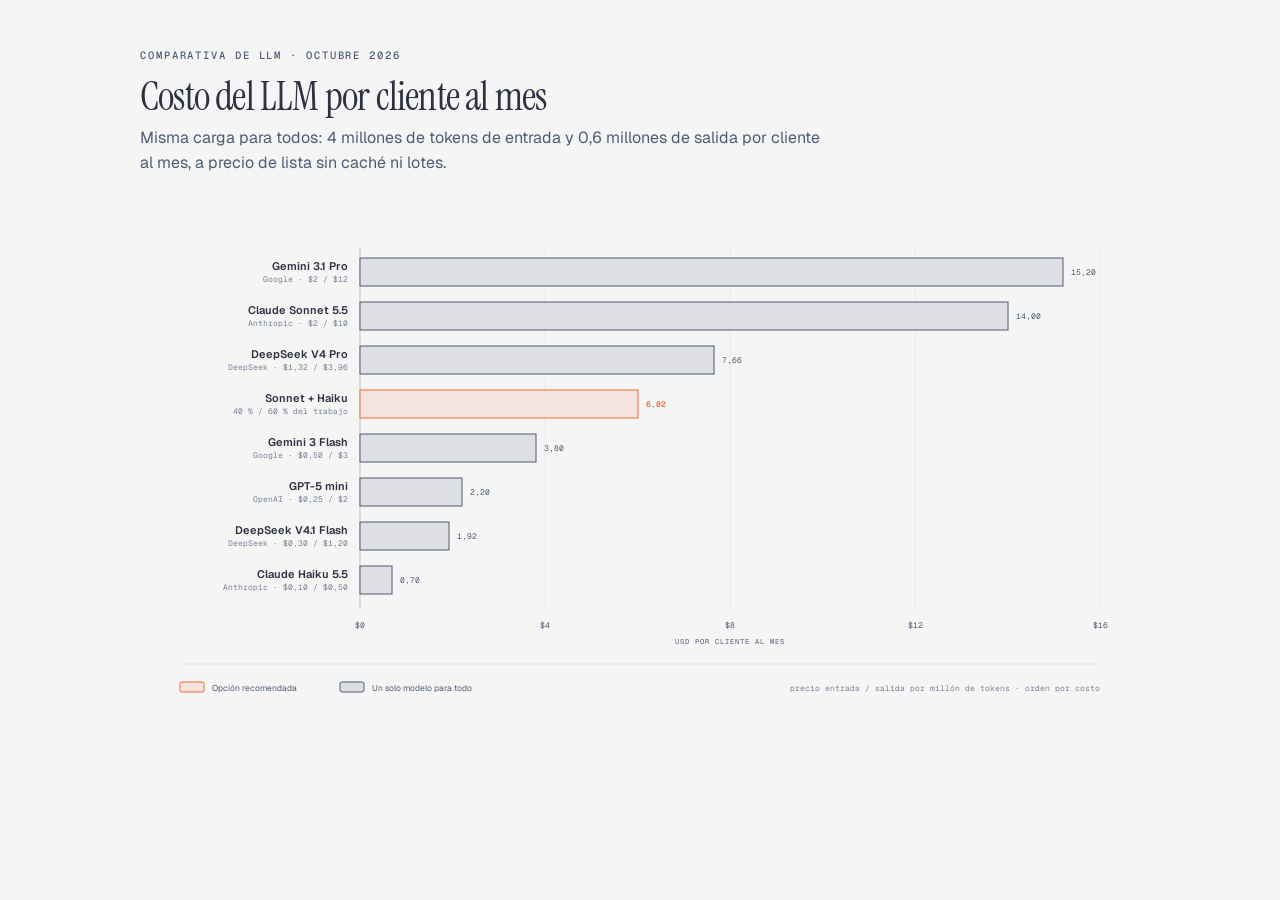
<file: grafico-costo-llm.html>
<!DOCTYPE html>
<html lang="es">
<head>
  <meta charset="UTF-8">
  <meta name="viewport" content="width=device-width, initial-scale=1.0">
  <title>Costo del LLM por cliente</title>
  <link href="https://fonts.googleapis.com/css2?family=Instrument+Serif:ital@0;1&family=Geist:wght@400;500;600&family=Geist+Mono:wght@400;500;600&family=Noto+Serif:ital@0;1&display=swap" rel="stylesheet">
  <style>
    *, *::before, *::after { box-sizing: border-box; margin: 0; padding: 0; }
    body { font-family: 'Geist', system-ui, sans-serif; background: #f5f5f5; color: #2d3142; padding: 3rem 2rem; }
    @media (max-width: 640px) { body { padding: 2rem 1rem; } }
    .container { max-width: 1000px; margin: 0 auto; }
    .header { margin-bottom: 2rem; }
    .header-eyebrow { font-family: 'Geist Mono', monospace; font-size: 0.66rem; font-weight: 500; letter-spacing: 0.18em; text-transform: uppercase; color: #4f5d75; margin-bottom: 0.75rem; }
    h1 { font-family: 'Instrument Serif', 'Noto Serif', serif; font-size: clamp(1.75rem, 3vw + 1rem, 2.5rem); font-weight: 400; letter-spacing: -0.02em; line-height: 1.1; margin-bottom: 0.5rem; }
    .subtitle { font-size: 1rem; line-height: 1.55; color: #4f5d75; max-width: 62ch; }
    .diagram-container { overflow-x: auto; }
    svg { width: 100%; min-width: 1000px; display: block; }
    @media print { .diagram-container { overflow-x: visible; } svg { min-width: 0; } }
  </style>
</head>
<body>
  <div class="container">
    <div class="header">
      <p class="header-eyebrow">Comparativa de LLM · octubre 2026</p>
      <h1>Costo del LLM por cliente al mes</h1>
      <p class="subtitle">Misma carga para todos: 4 millones de tokens de entrada y 0,6 millones de salida por cliente al mes, a precio de lista sin caché ni lotes.</p>
    </div>
    <div class="diagram-container">
      <svg viewBox="0 0 1000 500" xmlns="http://www.w3.org/2000/svg" role="img" aria-labelledby="costo-llm-title costo-llm-desc">
        <title id="costo-llm-title">Costo del LLM por cliente al mes</title>
        <desc id="costo-llm-desc">Barras horizontales con el costo mensual por cliente de ocho opciones de modelo, desde 15,20 dólares con Gemini 3.1 Pro hasta 0,70 con Claude Haiku 5.5; la mezcla recomendada de Sonnet y Haiku cuesta 6,02.</desc>

        <rect width="100%" height="100%" fill="#f5f5f5"/>

        <!-- Gridlines verticales: 0, 4, 8, 12, 16 USD (x = 220 + v × 46,25) -->
        <line x1="405" y1="40" x2="405" y2="400" stroke="rgba(45,49,66,0.08)" stroke-width="0.8"/>
        <line x1="590" y1="40" x2="590" y2="400" stroke="rgba(45,49,66,0.08)" stroke-width="0.8"/>
        <line x1="775" y1="40" x2="775" y2="400" stroke="rgba(45,49,66,0.08)" stroke-width="0.8"/>
        <line x1="960" y1="40" x2="960" y2="400" stroke="rgba(45,49,66,0.08)" stroke-width="0.8"/>
        <line x1="220" y1="40" x2="220" y2="400" stroke="rgba(45,49,66,0.25)" stroke-width="1"/>

        <text x="220" y="420" fill="#4f5d75" font-size="8" font-family="'Geist Mono', monospace" text-anchor="middle">$0</text>
        <text x="405" y="420" fill="#4f5d75" font-size="8" font-family="'Geist Mono', monospace" text-anchor="middle">$4</text>
        <text x="590" y="420" fill="#4f5d75" font-size="8" font-family="'Geist Mono', monospace" text-anchor="middle">$8</text>
        <text x="775" y="420" fill="#4f5d75" font-size="8" font-family="'Geist Mono', monospace" text-anchor="middle">$12</text>
        <text x="960" y="420" fill="#4f5d75" font-size="8" font-family="'Geist Mono', monospace" text-anchor="middle">$16</text>
        <text x="590" y="436" fill="#4f5d75" font-size="7" font-family="'Geist Mono', monospace" letter-spacing="0.14em" text-anchor="middle">USD POR CLIENTE AL MES</text>

        <!-- Barras: centros 64 + 44k, alto 28 -->
        <!-- Gemini 3.1 Pro 15,20 → 703 px -->
        <rect x="220" y="50" width="703" height="28" fill="#f5f5f5"/>
        <rect x="220" y="50" width="703" height="28" fill="rgba(79,93,117,0.15)" stroke="#4f5d75" stroke-width="1"/>
        <text x="931" y="67" fill="#4f5d75" font-size="8" font-family="'Geist Mono', monospace">15,20</text>
        <text x="208" y="62" fill="#2d3142" font-size="11" font-weight="600" font-family="'Geist', sans-serif" text-anchor="end">Gemini 3.1 Pro</text>
        <text x="208" y="74" fill="#7a8399" font-size="8" font-family="'Geist Mono', monospace" text-anchor="end">Google · $2 / $12</text>

        <!-- Claude Sonnet 5.5 14,00 → 648 -->
        <rect x="220" y="94" width="648" height="28" fill="#f5f5f5"/>
        <rect x="220" y="94" width="648" height="28" fill="rgba(79,93,117,0.15)" stroke="#4f5d75" stroke-width="1"/>
        <text x="876" y="111" fill="#4f5d75" font-size="8" font-family="'Geist Mono', monospace">14,00</text>
        <text x="208" y="106" fill="#2d3142" font-size="11" font-weight="600" font-family="'Geist', sans-serif" text-anchor="end">Claude Sonnet 5.5</text>
        <text x="208" y="118" fill="#7a8399" font-size="8" font-family="'Geist Mono', monospace" text-anchor="end">Anthropic · $2 / $10</text>

        <!-- DeepSeek V4 Pro 7,66 → 354 -->
        <rect x="220" y="138" width="354" height="28" fill="#f5f5f5"/>
        <rect x="220" y="138" width="354" height="28" fill="rgba(79,93,117,0.15)" stroke="#4f5d75" stroke-width="1"/>
        <text x="582" y="155" fill="#4f5d75" font-size="8" font-family="'Geist Mono', monospace">7,66</text>
        <text x="208" y="150" fill="#2d3142" font-size="11" font-weight="600" font-family="'Geist', sans-serif" text-anchor="end">DeepSeek V4 Pro</text>
        <text x="208" y="162" fill="#7a8399" font-size="8" font-family="'Geist Mono', monospace" text-anchor="end">DeepSeek · $1,32 / $3,96</text>

        <!-- Mezcla Sonnet + Haiku 6,02 → 278 (focal) -->
        <rect x="220" y="182" width="278" height="28" fill="#f5f5f5"/>
        <rect x="220" y="182" width="278" height="28" fill="rgba(235,108,54,0.12)" stroke="#eb6c36" stroke-width="1"/>
        <text x="506" y="199" fill="#eb6c36" font-size="8" font-weight="600" font-family="'Geist Mono', monospace">6,02</text>
        <text x="208" y="194" fill="#2d3142" font-size="11" font-weight="600" font-family="'Geist', sans-serif" text-anchor="end">Sonnet + Haiku</text>
        <text x="208" y="206" fill="#7a8399" font-size="8" font-family="'Geist Mono', monospace" text-anchor="end">40 % / 60 % del trabajo</text>

        <!-- Gemini 3 Flash 3,80 → 176 -->
        <rect x="220" y="226" width="176" height="28" fill="#f5f5f5"/>
        <rect x="220" y="226" width="176" height="28" fill="rgba(79,93,117,0.15)" stroke="#4f5d75" stroke-width="1"/>
        <text x="404" y="243" fill="#4f5d75" font-size="8" font-family="'Geist Mono', monospace">3,80</text>
        <text x="208" y="238" fill="#2d3142" font-size="11" font-weight="600" font-family="'Geist', sans-serif" text-anchor="end">Gemini 3 Flash</text>
        <text x="208" y="250" fill="#7a8399" font-size="8" font-family="'Geist Mono', monospace" text-anchor="end">Google · $0,50 / $3</text>

        <!-- GPT-5 mini 2,20 → 102 -->
        <rect x="220" y="270" width="102" height="28" fill="#f5f5f5"/>
        <rect x="220" y="270" width="102" height="28" fill="rgba(79,93,117,0.15)" stroke="#4f5d75" stroke-width="1"/>
        <text x="330" y="287" fill="#4f5d75" font-size="8" font-family="'Geist Mono', monospace">2,20</text>
        <text x="208" y="282" fill="#2d3142" font-size="11" font-weight="600" font-family="'Geist', sans-serif" text-anchor="end">GPT-5 mini</text>
        <text x="208" y="294" fill="#7a8399" font-size="8" font-family="'Geist Mono', monospace" text-anchor="end">OpenAI · $0,25 / $2</text>

        <!-- DeepSeek V4.1 Flash 1,92 → 89 -->
        <rect x="220" y="314" width="89" height="28" fill="#f5f5f5"/>
        <rect x="220" y="314" width="89" height="28" fill="rgba(79,93,117,0.15)" stroke="#4f5d75" stroke-width="1"/>
        <text x="317" y="331" fill="#4f5d75" font-size="8" font-family="'Geist Mono', monospace">1,92</text>
        <text x="208" y="326" fill="#2d3142" font-size="11" font-weight="600" font-family="'Geist', sans-serif" text-anchor="end">DeepSeek V4.1 Flash</text>
        <text x="208" y="338" fill="#7a8399" font-size="8" font-family="'Geist Mono', monospace" text-anchor="end">DeepSeek · $0,30 / $1,20</text>

        <!-- Claude Haiku 5.5 0,70 → 32 -->
        <rect x="220" y="358" width="32" height="28" fill="#f5f5f5"/>
        <rect x="220" y="358" width="32" height="28" fill="rgba(79,93,117,0.15)" stroke="#4f5d75" stroke-width="1"/>
        <text x="260" y="375" fill="#4f5d75" font-size="8" font-family="'Geist Mono', monospace">0,70</text>
        <text x="208" y="370" fill="#2d3142" font-size="11" font-weight="600" font-family="'Geist', sans-serif" text-anchor="end">Claude Haiku 5.5</text>
        <text x="208" y="382" fill="#7a8399" font-size="8" font-family="'Geist Mono', monospace" text-anchor="end">Anthropic · $0,10 / $0,50</text>

        <!-- Leyenda -->
        <line x1="40" y1="456" x2="960" y2="456" stroke="rgba(45,49,66,0.10)" stroke-width="0.8"/>
        <rect x="40" y="474" width="24" height="10" rx="2" fill="rgba(235,108,54,0.12)" stroke="#eb6c36" stroke-width="1"/>
        <text x="72" y="483" fill="#4f5d75" font-size="8.5" font-family="'Geist', sans-serif">Opción recomendada</text>
        <rect x="200" y="474" width="24" height="10" rx="2" fill="rgba(79,93,117,0.15)" stroke="#4f5d75" stroke-width="1"/>
        <text x="232" y="483" fill="#4f5d75" font-size="8.5" font-family="'Geist', sans-serif">Un solo modelo para todo</text>
        <text x="960" y="483" fill="#7a8399" font-size="8" font-family="'Geist Mono', monospace" text-anchor="end">precio entrada / salida por millón de tokens · orden por costo</text>
      </svg>
    </div>
  </div>
</body>
</html>
</file>
